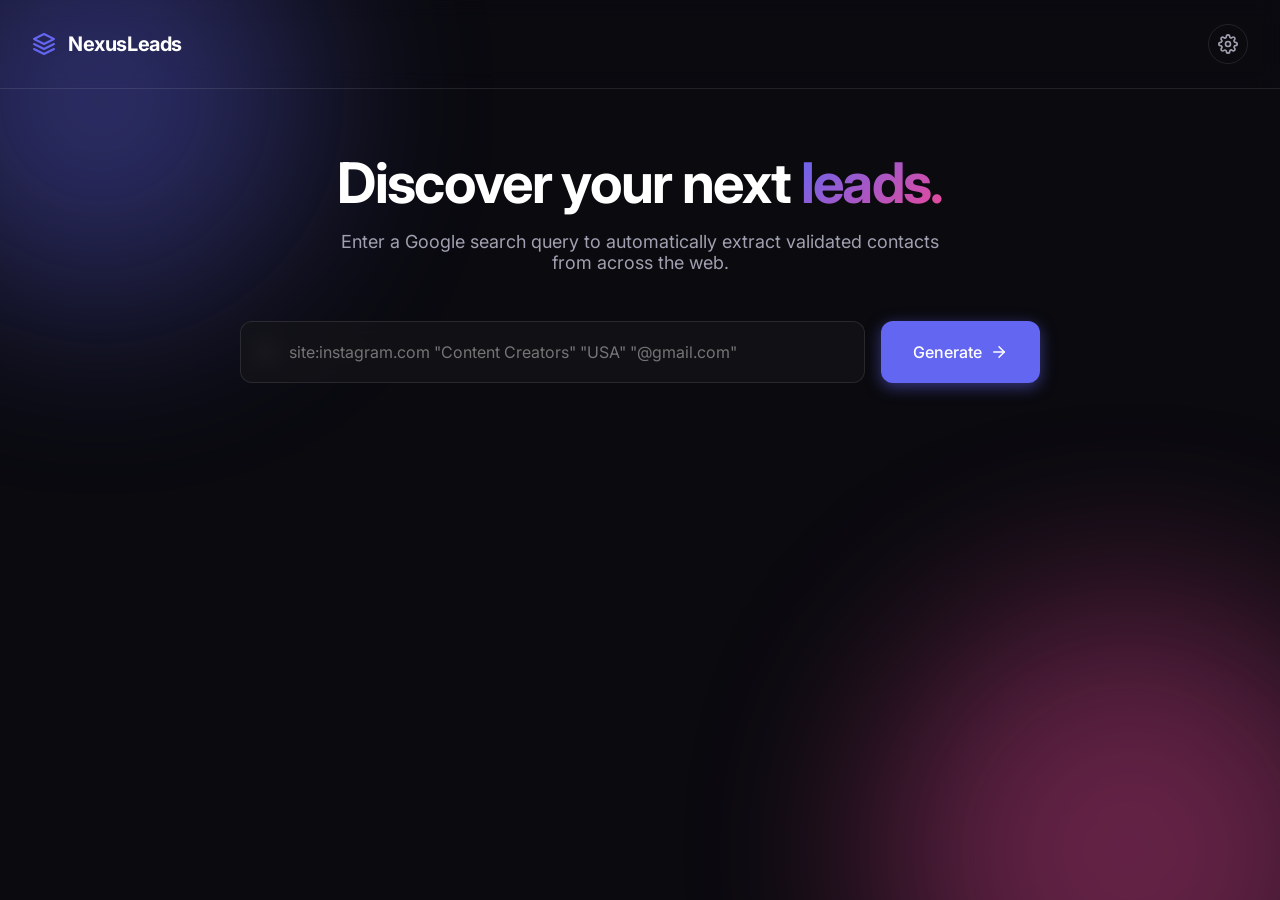
<file: lead_generator/static/index.html>
<!DOCTYPE html>
<html lang="en">
<head>
    <meta charset="UTF-8">
    <meta name="viewport" content="width=device-width, initial-scale=1.0">
    <title>Nexus - Intelligent Lead Generation</title>
    <link href="https://fonts.googleapis.com/css2?family=Inter:wght@300;400;500;600;700&display=swap" rel="stylesheet">
    <link rel="stylesheet" href="style.css">
</head>
<body>
    <div class="background-effects">
        <div class="glow-orb orb-1"></div>
        <div class="glow-orb orb-2"></div>
    </div>

    <header class="top-nav">
        <div class="logo">
            <svg width="24" height="24" viewBox="0 0 24 24" fill="none" stroke="currentColor" stroke-width="2" stroke-linecap="round" stroke-linejoin="round">
                <polygon points="12 2 2 7 12 12 22 7 12 2"></polygon>
                <polyline points="2 17 12 22 22 17"></polyline>
                <polyline points="2 12 12 17 22 12"></polyline>
            </svg>
            <span>NexusLeads</span>
        </div>
        <button id="settingsBtn" class="btn-icon">
            <svg width="20" height="20" viewBox="0 0 24 24" fill="none" stroke="currentColor" stroke-width="2" stroke-linecap="round" stroke-linejoin="round">
                <circle cx="12" cy="12" r="3"></circle>
                <path d="M19.4 15a1.65 1.65 0 0 0 .33 1.82l.06.06a2 2 0 0 1 0 2.83 2 2 0 0 1-2.83 0l-.06-.06a1.65 1.65 0 0 0-1.82-.33 1.65 1.65 0 0 0-1 1.51V21a2 2 0 0 1-2 2 2 2 0 0 1-2-2v-.09A1.65 1.65 0 0 0 9 19.4a1.65 1.65 0 0 0-1.82.33l-.06.06a2 2 0 0 1-2.83 0 2 2 0 0 1 0-2.83l.06-.06a1.65 1.65 0 0 0 .33-1.82 1.65 1.65 0 0 0-1.51-1H3a2 2 0 0 1-2-2 2 2 0 0 1 2-2h.09A1.65 1.65 0 0 0 4.6 9a1.65 1.65 0 0 0-.33-1.82l-.06-.06a2 2 0 0 1 0-2.83 2 2 0 0 1 2.83 0l.06.06a1.65 1.65 0 0 0 1.82.33H9a1.65 1.65 0 0 0 1-1.51V3a2 2 0 0 1 2-2 2 2 0 0 1 2 2v.09a1.65 1.65 0 0 0 1 1.51 1.65 1.65 0 0 0 1.82-.33l.06-.06a2 2 0 0 1 2.83 0 2 2 0 0 1 0 2.83l-.06.06a1.65 1.65 0 0 0-.33 1.82V9a1.65 1.65 0 0 0 1.51 1H21a2 2 0 0 1 2 2 2 2 0 0 1-2 2h-.09a1.65 1.65 0 0 0-1.51 1z"></path>
            </svg>
        </button>
    </header>

    <main class="container">
        <section class="search-section">
            <h1 class="hero-title">Discover your next <span class="highlight">leads.</span></h1>
            <p class="subtitle">Enter a Google search query to automatically extract validated contacts from across the web.</p>
            
            <form id="searchForm" class="search-box">
                <div class="input-wrapper">
                    <svg class="search-icon" width="20" height="20" viewBox="0 0 24 24" fill="none" stroke="currentColor" stroke-width="2" stroke-linecap="round" stroke-linejoin="round">
                        <circle cx="11" cy="11" r="8"></circle>
                        <line x1="21" y1="21" x2="16.65" y2="16.65"></line>
                    </svg>
                    <input type="text" id="searchInput" placeholder='site:instagram.com "Content Creators" "USA" "@gmail.com"' required>
                </div>
                <button type="submit" class="btn-primary" id="searchBtn">
                    <span>Generate</span>
                    <svg width="18" height="18" viewBox="0 0 24 24" fill="none" stroke="currentColor" stroke-width="2" stroke-linecap="round" stroke-linejoin="round">
                        <line x1="5" y1="12" x2="19" y2="12"></line>
                        <polyline points="12 5 19 12 12 19"></polyline>
                    </svg>
                </button>
            </form>
        </section>

        <section class="results-section hidden" id="resultsSection">
            <div class="results-header">
                <h2>Generated Leads</h2>
                <button id="exportBtn" class="btn-secondary hidden">
                    <svg width="16" height="16" viewBox="0 0 24 24" fill="none" stroke="currentColor" stroke-width="2" stroke-linecap="round" stroke-linejoin="round">
                        <path d="M21 15v4a2 2 0 0 1-2 2H5a2 2 0 0 1-2-2v-4"></path>
                        <polyline points="7 10 12 15 17 10"></polyline>
                        <line x1="12" y1="15" x2="12" y2="3"></line>
                    </svg>
                    Export CSV
                </button>
            </div>
            
            <div class="table-container">
                <div class="loader-overlay hidden" id="loader">
                    <div class="spinner"></div>
                    <p>Scraping and analyzing with AI...</p>
                </div>
                <table id="leadsTable">
                    <thead>
                        <tr>
                            <th>#</th>
                            <th>First Name</th>
                            <th>Last Name</th>
                            <th>Company</th>
                            <th>Website</th>
                            <th>Social Link</th>
                            <th>Email</th>
                        </tr>
                    </thead>
                    <tbody id="tableBody">
                        <!-- Rows will be injected here -->
                    </tbody>
                </table>
            </div>
        </section>
    </main>

    <!-- Settings Modal -->
    <div class="modal-overlay hidden" id="settingsModal">
        <div class="modal-content">
            <div class="modal-header">
                <h3>API Configuration</h3>
                <button id="closeModalBtn" class="btn-icon">
                    <svg width="20" height="20" viewBox="0 0 24 24" fill="none" stroke="currentColor" stroke-width="2" stroke-linecap="round" stroke-linejoin="round">
                        <line x1="18" y1="6" x2="6" y2="18"></line>
                        <line x1="6" y1="6" x2="18" y2="18"></line>
                    </svg>
                </button>
            </div>
            <div class="modal-body">
                <p class="modal-desc">Provide your API keys to enable live scraping. If left blank, the system will run in demo mode with mock data.</p>
                
                <div class="form-group">
                    <label for="serpApiKey">SerpApi Key (Google Search)</label>
                    <input type="password" id="serpApiKey" placeholder="Enter SerpApi key...">
                </div>
                
                <div class="form-group">
                    <label for="llmApiKey">Gemini API Key (Data Extraction)</label>
                    <input type="password" id="llmApiKey" placeholder="Enter Gemini API key...">
                </div>
                
                <button class="btn-primary full-width" id="saveKeysBtn">Save Configuration</button>
            </div>
        </div>
    </div>

    <script src="app.js"></script>
</body>
</html>
</file>
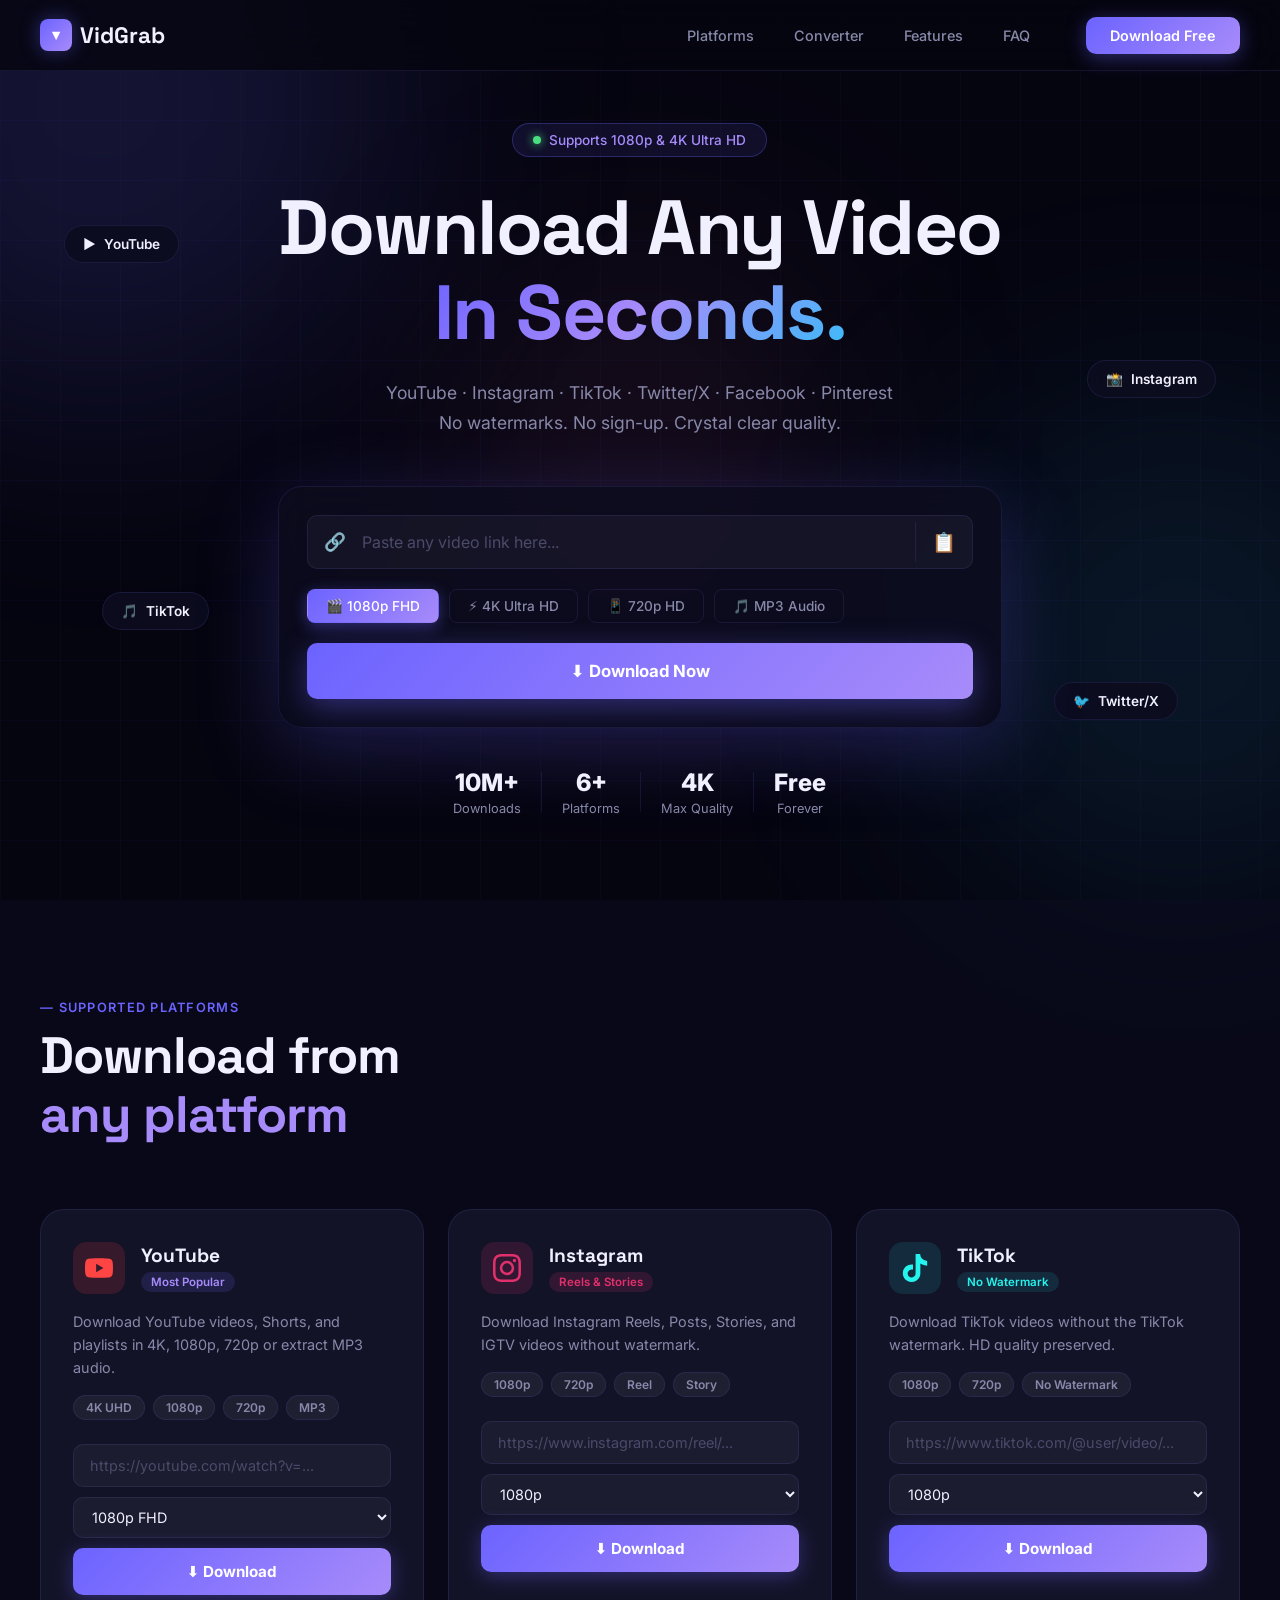
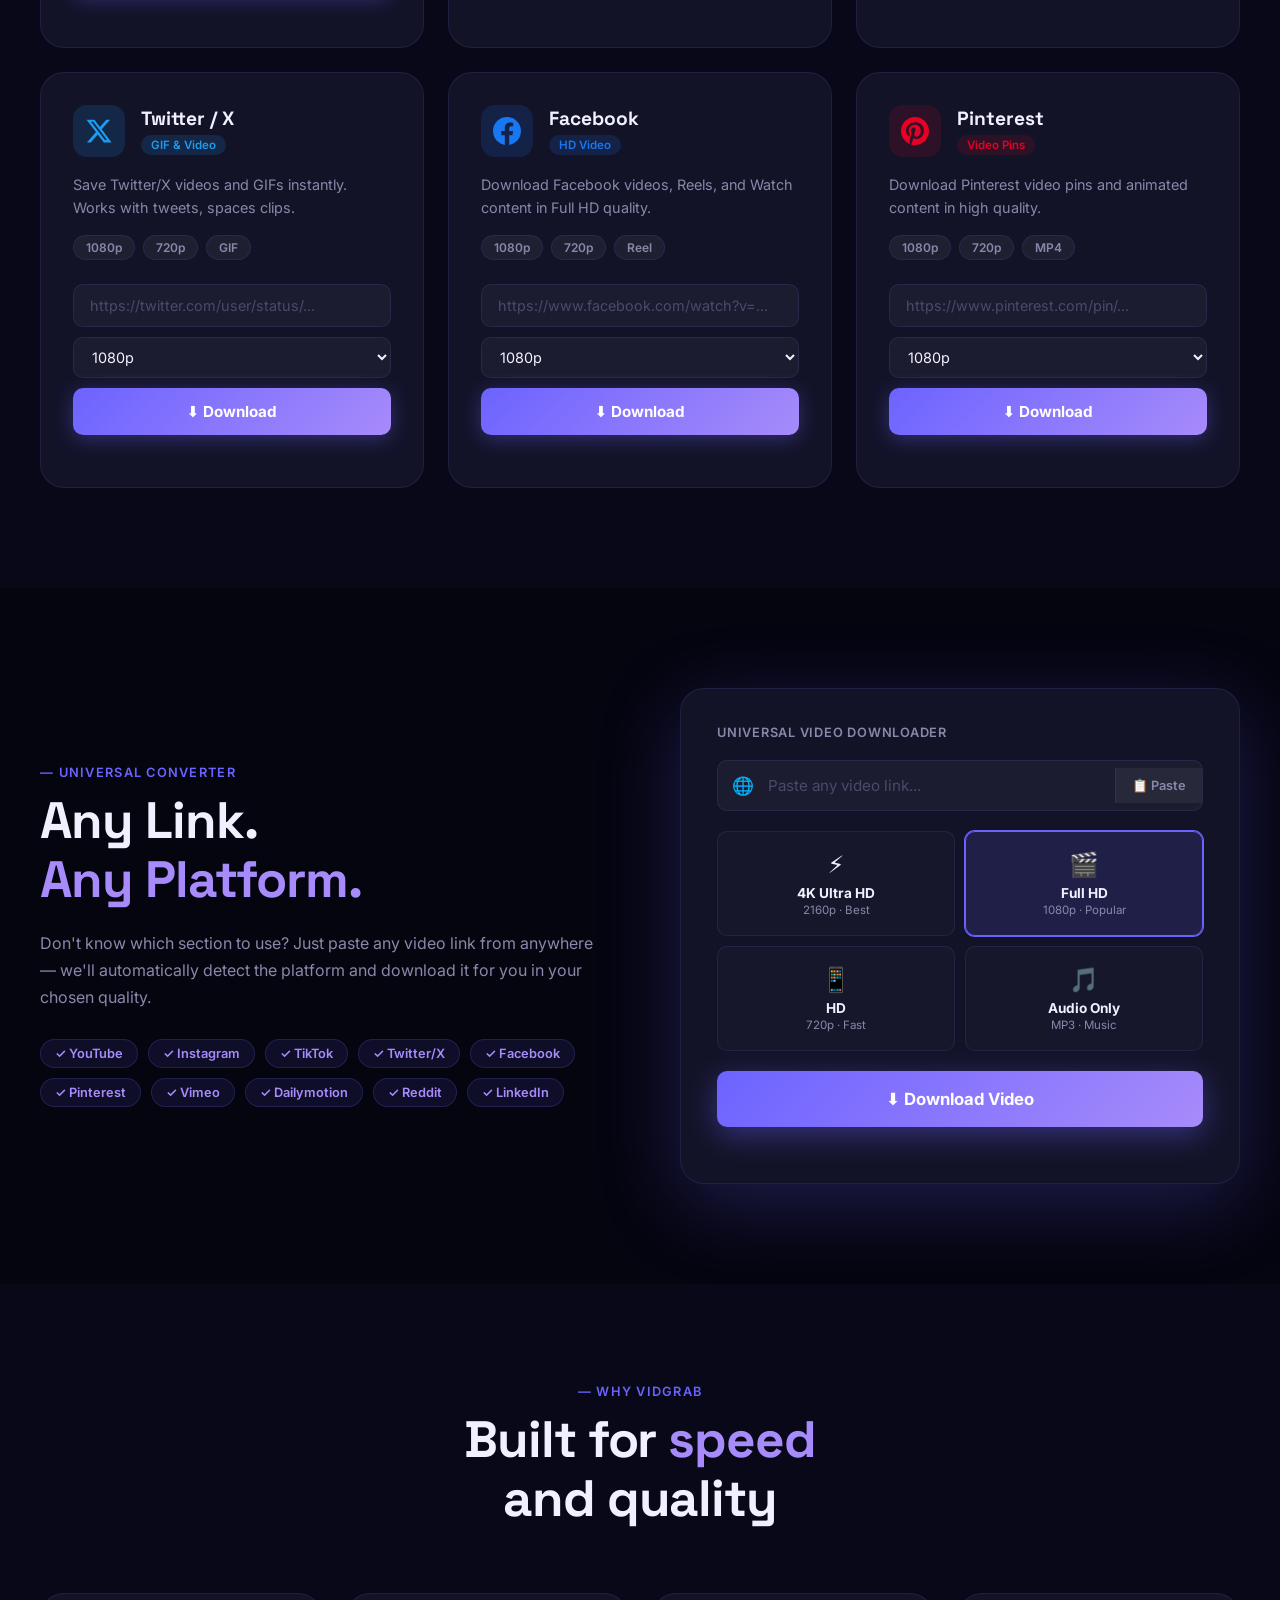
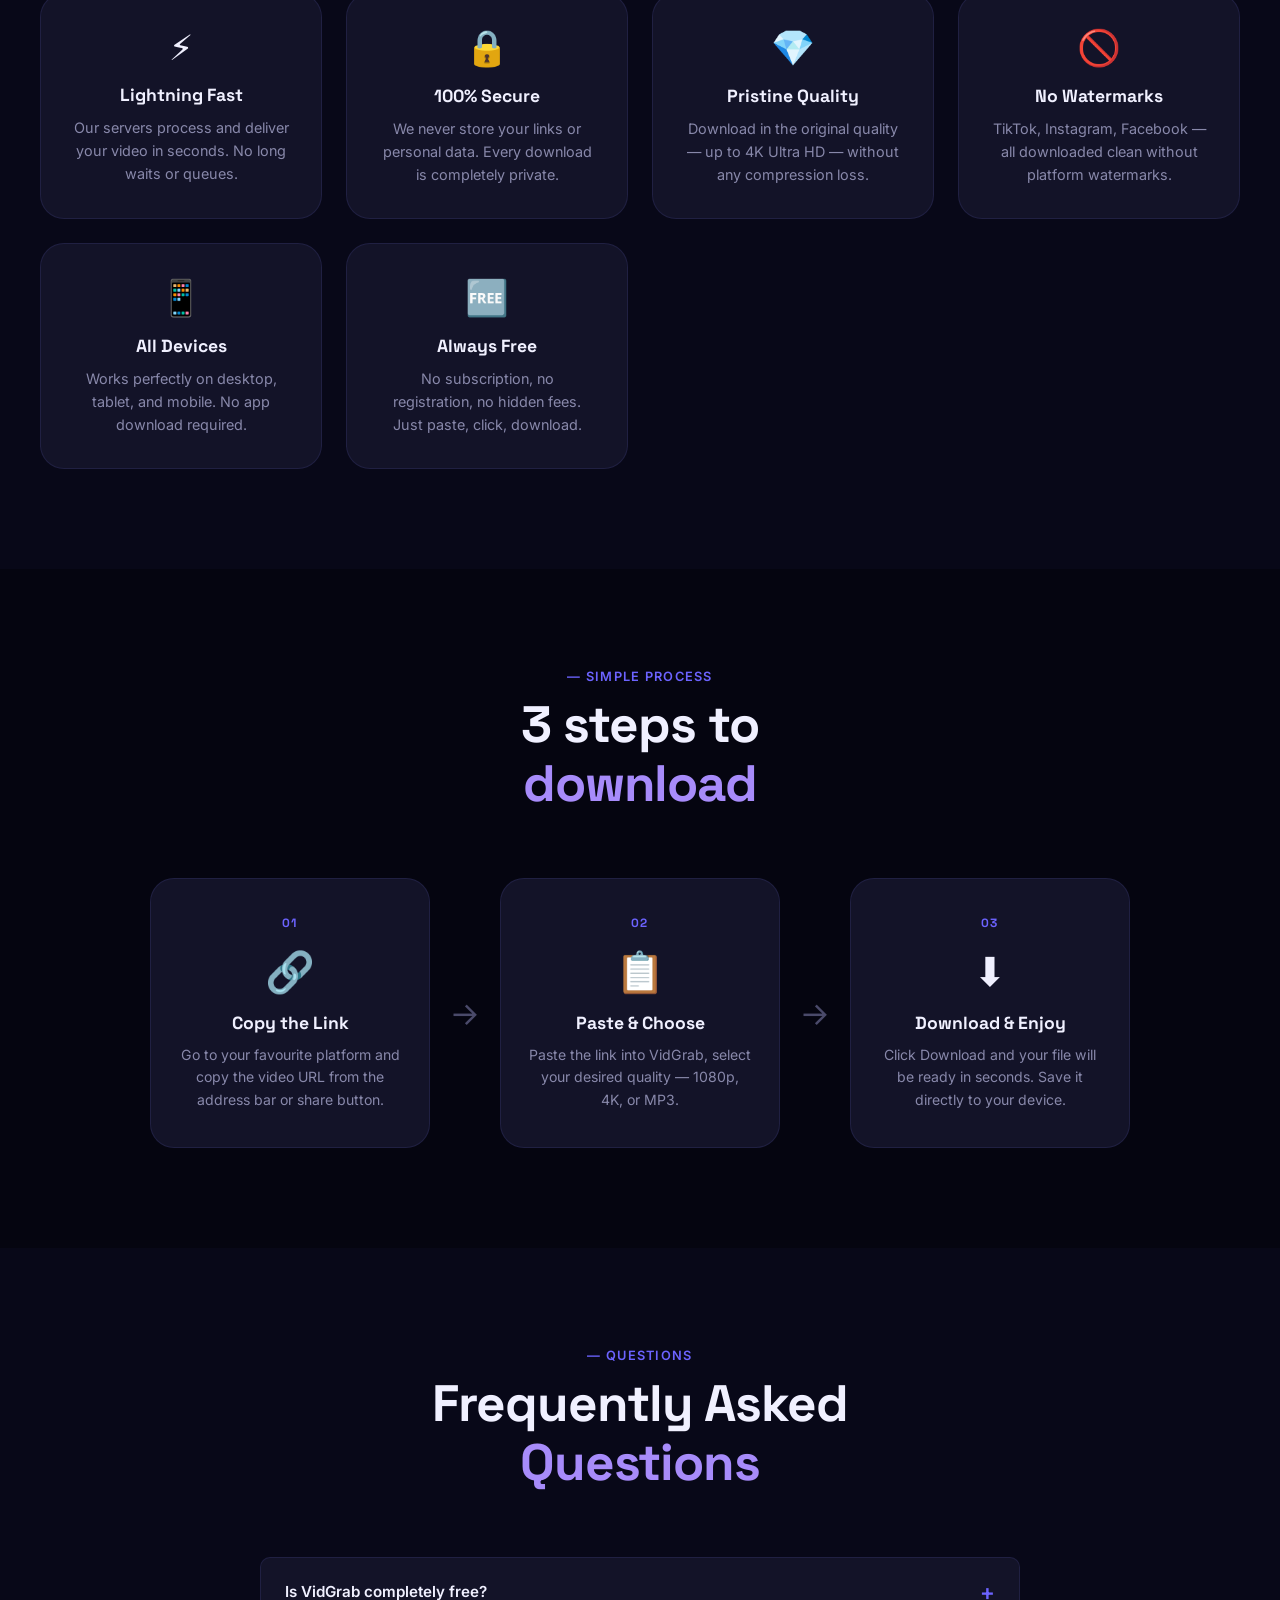
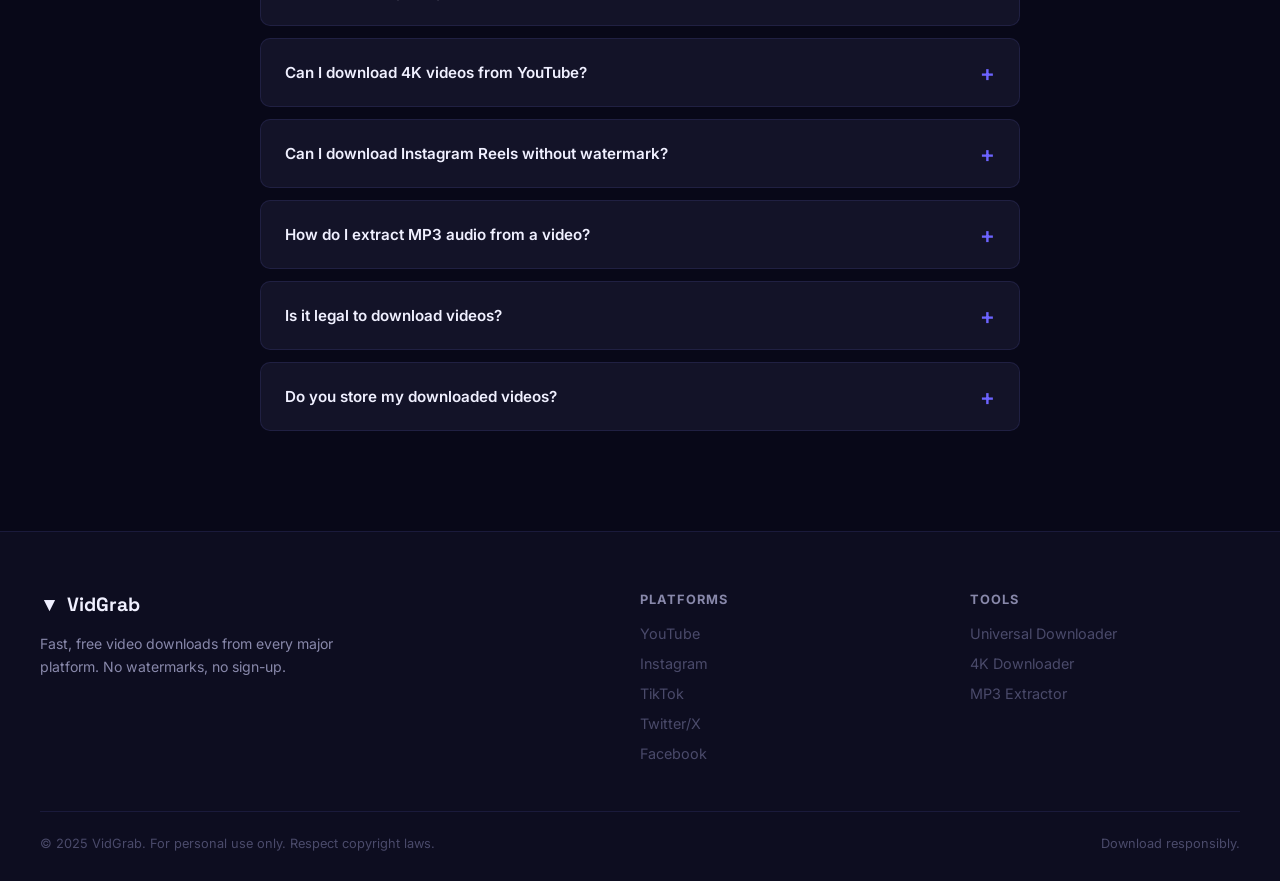
<file: downloader.html>
<!DOCTYPE html>
<html lang="en">
<head>
  <meta charset="UTF-8" />
  <meta name="viewport" content="width=device-width, initial-scale=1.0" />
  <meta name="description" content="VidGrab — Download videos from YouTube, Instagram, TikTok, Twitter, Facebook and more in 1080p and 4K quality. Fast, free, no watermark." />
  <meta name="theme-color" content="#050510" />
  <title>VidGrab — Download Videos in 4K & 1080p</title>

  <!-- Fonts -->
  <link rel="preconnect" href="https://fonts.googleapis.com" />
  <link rel="preconnect" href="https://fonts.gstatic.com" crossorigin />
  <link href="https://fonts.googleapis.com/css2?family=Inter:wght@300;400;500;600;700;800;900&family=Space+Grotesk:wght@400;500;600;700&display=swap" rel="stylesheet" />

  <link rel="stylesheet" href="downloader.css" />
</head>
<body>

  <!-- ===== BACKGROUND EFFECTS ===== -->
  <div class="bg-grid" aria-hidden="true"></div>
  <div class="bg-orb orb-a" aria-hidden="true"></div>
  <div class="bg-orb orb-b" aria-hidden="true"></div>
  <div class="bg-orb orb-c" aria-hidden="true"></div>

  <!-- ===== NAV ===== -->
  <nav class="nav" id="nav">
    <div class="nav-inner">
      <a href="#" class="nav-logo" id="logo-link">
        <span class="logo-icon">▼</span>
        VidGrab
      </a>
      <ul class="nav-links">
        <li><a href="#platforms">Platforms</a></li>
        <li><a href="#universal">Converter</a></li>
        <li><a href="#features">Features</a></li>
        <li><a href="#faq">FAQ</a></li>
      </ul>
      <a href="#universal" class="nav-cta" id="nav-cta-btn">Download Free</a>
    </div>
  </nav>

  <!-- ===== HERO ===== -->
  <section class="hero" id="hero">
    <div class="hero-content">
      <div class="hero-badge" id="hero-badge">
        <span class="badge-dot"></span>
        Supports 1080p &amp; 4K Ultra HD
      </div>
      <h1 class="hero-title">
        Download Any Video<br />
        <span class="gradient-text">In Seconds.</span>
      </h1>
      <p class="hero-sub">
        YouTube · Instagram · TikTok · Twitter/X · Facebook · Pinterest<br />
        No watermarks. No sign-up. Crystal clear quality.
      </p>

      <!-- Universal Input -->
      <div class="hero-input-wrap" id="hero-form">
        <div class="input-group">
          <div class="input-icon">🔗</div>
          <input
            type="url"
            id="heroUrl"
            class="url-input"
            placeholder="Paste any video link here..."
            autocomplete="off"
            spellcheck="false"
          />
          <button class="paste-btn" id="heroPasteBtn" title="Paste from clipboard">📋</button>
        </div>
        <div class="quality-row">
          <label class="quality-option">
            <input type="radio" name="heroQuality" value="1080p" id="q-1080" checked />
            <span class="quality-chip">🎬 1080p FHD</span>
          </label>
          <label class="quality-option">
            <input type="radio" name="heroQuality" value="4k" id="q-4k" />
            <span class="quality-chip">⚡ 4K Ultra HD</span>
          </label>
          <label class="quality-option">
            <input type="radio" name="heroQuality" value="720p" id="q-720" />
            <span class="quality-chip">📱 720p HD</span>
          </label>
          <label class="quality-option">
            <input type="radio" name="heroQuality" value="mp3" id="q-mp3" />
            <span class="quality-chip">🎵 MP3 Audio</span>
          </label>
        </div>
        <button class="download-btn" id="heroDownloadBtn">
          <span class="btn-text">⬇ Download Now</span>
          <span class="btn-loader" style="display:none;">
            <span class="spinner"></span> Processing...
          </span>
        </button>
      </div>

      <!-- Result area -->
      <div class="result-area" id="heroResult" style="display:none;"></div>

      <!-- Stats -->
      <div class="hero-stats">
        <div class="stat-item">
          <strong>10M+</strong>
          <span>Downloads</span>
        </div>
        <div class="stat-divider"></div>
        <div class="stat-item">
          <strong>6+</strong>
          <span>Platforms</span>
        </div>
        <div class="stat-divider"></div>
        <div class="stat-item">
          <strong>4K</strong>
          <span>Max Quality</span>
        </div>
        <div class="stat-divider"></div>
        <div class="stat-item">
          <strong>Free</strong>
          <span>Forever</span>
        </div>
      </div>
    </div>

    <!-- Floating badges -->
    <div class="float-badge fb-1" aria-hidden="true">
      <span>▶</span> YouTube
    </div>
    <div class="float-badge fb-2" aria-hidden="true">
      <span>📸</span> Instagram
    </div>
    <div class="float-badge fb-3" aria-hidden="true">
      <span>🎵</span> TikTok
    </div>
    <div class="float-badge fb-4" aria-hidden="true">
      <span>🐦</span> Twitter/X
    </div>
  </section>

  <!-- ===== PLATFORM SECTIONS ===== -->
  <section class="platforms section-pad" id="platforms">
    <div class="container">
      <div class="section-header">
        <span class="section-label">— Supported Platforms</span>
        <h2 class="section-title">Download from<br /><em>any platform</em></h2>
      </div>

      <div class="platform-cards">

        <!-- YouTube -->
        <div class="platform-card" id="card-youtube">
          <div class="pc-header">
            <div class="pc-logo yt-logo">
              <svg viewBox="0 0 24 24" fill="currentColor"><path d="M23.498 6.186a3.016 3.016 0 0 0-2.122-2.136C19.505 3.545 12 3.545 12 3.545s-7.505 0-9.377.505A3.017 3.017 0 0 0 .502 6.186C0 8.07 0 12 0 12s0 3.93.502 5.814a3.016 3.016 0 0 0 2.122 2.136c1.871.505 9.376.505 9.376.505s7.505 0 9.377-.505a3.015 3.015 0 0 0 2.122-2.136C24 15.93 24 12 24 12s0-3.93-.502-5.814zM9.545 15.568V8.432L15.818 12l-6.273 3.568z"/></svg>
            </div>
            <div class="pc-info">
              <h3>YouTube</h3>
              <span class="pc-badge">Most Popular</span>
            </div>
          </div>
          <p class="pc-desc">Download YouTube videos, Shorts, and playlists in 4K, 1080p, 720p or extract MP3 audio.</p>
          <div class="pc-qualities">
            <span>4K UHD</span><span>1080p</span><span>720p</span><span>MP3</span>
          </div>
          <div class="pc-input-wrap">
            <input type="url" class="pc-input" id="yt-url" placeholder="https://youtube.com/watch?v=..." />
            <div class="pc-quality-select">
              <select class="quality-select" id="yt-quality">
                <option value="4k">4K UHD</option>
                <option value="1080p" selected>1080p FHD</option>
                <option value="720p">720p HD</option>
                <option value="mp3">MP3 Audio</option>
              </select>
            </div>
            <button class="pc-download-btn" id="yt-btn" data-platform="youtube" data-input="yt-url" data-quality="yt-quality">
              ⬇ Download
            </button>
          </div>
          <div class="pc-result" id="yt-result"></div>
        </div>

        <!-- Instagram -->
        <div class="platform-card" id="card-instagram">
          <div class="pc-header">
            <div class="pc-logo ig-logo">
              <svg viewBox="0 0 24 24" fill="currentColor"><path d="M12 2.163c3.204 0 3.584.012 4.85.07 3.252.148 4.771 1.691 4.919 4.919.058 1.265.069 1.645.069 4.849 0 3.205-.012 3.584-.069 4.849-.149 3.225-1.664 4.771-4.919 4.919-1.266.058-1.644.07-4.85.07-3.204 0-3.584-.012-4.849-.07-3.26-.149-4.771-1.699-4.919-4.92-.058-1.265-.07-1.644-.07-4.849 0-3.204.013-3.583.07-4.849.149-3.227 1.664-4.771 4.919-4.919 1.266-.057 1.645-.069 4.849-.069zM12 0C8.741 0 8.333.014 7.053.072 2.695.272.273 2.69.073 7.052.014 8.333 0 8.741 0 12c0 3.259.014 3.668.072 4.948.2 4.358 2.618 6.78 6.98 6.98C8.333 23.986 8.741 24 12 24c3.259 0 3.668-.014 4.948-.072 4.354-.2 6.782-2.618 6.979-6.98.059-1.28.073-1.689.073-4.948 0-3.259-.014-3.667-.072-4.947-.196-4.354-2.617-6.78-6.979-6.98C15.668.014 15.259 0 12 0zm0 5.838a6.162 6.162 0 1 0 0 12.324 6.162 6.162 0 0 0 0-12.324zM12 16a4 4 0 1 1 0-8 4 4 0 0 1 0 8zm6.406-11.845a1.44 1.44 0 1 0 0 2.881 1.44 1.44 0 0 0 0-2.881z"/></svg>
            </div>
            <div class="pc-info">
              <h3>Instagram</h3>
              <span class="pc-badge ig-badge">Reels & Stories</span>
            </div>
          </div>
          <p class="pc-desc">Download Instagram Reels, Posts, Stories, and IGTV videos without watermark.</p>
          <div class="pc-qualities">
            <span>1080p</span><span>720p</span><span>Reel</span><span>Story</span>
          </div>
          <div class="pc-input-wrap">
            <input type="url" class="pc-input" id="ig-url" placeholder="https://www.instagram.com/reel/..." />
            <div class="pc-quality-select">
              <select class="quality-select" id="ig-quality">
                <option value="1080p" selected>1080p</option>
                <option value="720p">720p</option>
              </select>
            </div>
            <button class="pc-download-btn" id="ig-btn" data-platform="instagram" data-input="ig-url" data-quality="ig-quality">
              ⬇ Download
            </button>
          </div>
          <div class="pc-result" id="ig-result"></div>
        </div>

        <!-- TikTok -->
        <div class="platform-card" id="card-tiktok">
          <div class="pc-header">
            <div class="pc-logo tt-logo">
              <svg viewBox="0 0 24 24" fill="currentColor"><path d="M12.525.02c1.31-.02 2.61-.01 3.91-.02.08 1.53.63 3.09 1.75 4.17 1.12 1.11 2.7 1.62 4.24 1.79v4.03c-1.44-.05-2.89-.35-4.2-.97-.57-.26-1.1-.59-1.62-.93-.01 2.92.01 5.84-.02 8.75-.08 1.4-.54 2.79-1.35 3.94-1.31 1.92-3.58 3.17-5.91 3.21-1.43.08-2.86-.31-4.08-1.03-2.02-1.19-3.44-3.37-3.65-5.71-.02-.5-.03-1-.01-1.49.18-1.9 1.12-3.72 2.58-4.96 1.66-1.44 3.98-2.13 6.15-1.72.02 1.48-.04 2.96-.04 4.44-.99-.32-2.15-.23-3.02.37-.63.41-1.11 1.04-1.36 1.75-.21.51-.15 1.07-.14 1.61.24 1.64 1.82 3.02 3.5 2.87 1.12-.01 2.19-.66 2.77-1.61.19-.33.4-.67.41-1.06.1-1.79.06-3.57.07-5.36.01-4.03-.01-8.05.02-12.07z"/></svg>
            </div>
            <div class="pc-info">
              <h3>TikTok</h3>
              <span class="pc-badge tt-badge">No Watermark</span>
            </div>
          </div>
          <p class="pc-desc">Download TikTok videos without the TikTok watermark. HD quality preserved.</p>
          <div class="pc-qualities">
            <span>1080p</span><span>720p</span><span>No Watermark</span>
          </div>
          <div class="pc-input-wrap">
            <input type="url" class="pc-input" id="tt-url" placeholder="https://www.tiktok.com/@user/video/..." />
            <div class="pc-quality-select">
              <select class="quality-select" id="tt-quality">
                <option value="1080p" selected>1080p</option>
                <option value="720p">720p</option>
              </select>
            </div>
            <button class="pc-download-btn" id="tt-btn" data-platform="tiktok" data-input="tt-url" data-quality="tt-quality">
              ⬇ Download
            </button>
          </div>
          <div class="pc-result" id="tt-result"></div>
        </div>

        <!-- Twitter/X -->
        <div class="platform-card" id="card-twitter">
          <div class="pc-header">
            <div class="pc-logo tw-logo">
              <svg viewBox="0 0 24 24" fill="currentColor"><path d="M18.244 2.25h3.308l-7.227 8.26 8.502 11.24H16.17l-5.214-6.817L4.99 21.75H1.68l7.73-8.835L1.254 2.25H8.08l4.713 6.231zm-1.161 17.52h1.833L7.084 4.126H5.117z"/></svg>
            </div>
            <div class="pc-info">
              <h3>Twitter / X</h3>
              <span class="pc-badge tw-badge">GIF & Video</span>
            </div>
          </div>
          <p class="pc-desc">Save Twitter/X videos and GIFs instantly. Works with tweets, spaces clips.</p>
          <div class="pc-qualities">
            <span>1080p</span><span>720p</span><span>GIF</span>
          </div>
          <div class="pc-input-wrap">
            <input type="url" class="pc-input" id="tw-url" placeholder="https://twitter.com/user/status/..." />
            <div class="pc-quality-select">
              <select class="quality-select" id="tw-quality">
                <option value="1080p" selected>1080p</option>
                <option value="720p">720p</option>
              </select>
            </div>
            <button class="pc-download-btn" id="tw-btn" data-platform="twitter" data-input="tw-url" data-quality="tw-quality">
              ⬇ Download
            </button>
          </div>
          <div class="pc-result" id="tw-result"></div>
        </div>

        <!-- Facebook -->
        <div class="platform-card" id="card-facebook">
          <div class="pc-header">
            <div class="pc-logo fb-logo">
              <svg viewBox="0 0 24 24" fill="currentColor"><path d="M24 12.073c0-6.627-5.373-12-12-12s-12 5.373-12 12c0 5.99 4.388 10.954 10.125 11.854v-8.385H7.078v-3.47h3.047V9.43c0-3.007 1.792-4.669 4.533-4.669 1.312 0 2.686.235 2.686.235v2.953H15.83c-1.491 0-1.956.925-1.956 1.874v2.25h3.328l-.532 3.47h-2.796v8.385C19.612 23.027 24 18.062 24 12.073z"/></svg>
            </div>
            <div class="pc-info">
              <h3>Facebook</h3>
              <span class="pc-badge fb-badge2">HD Video</span>
            </div>
          </div>
          <p class="pc-desc">Download Facebook videos, Reels, and Watch content in Full HD quality.</p>
          <div class="pc-qualities">
            <span>1080p</span><span>720p</span><span>Reel</span>
          </div>
          <div class="pc-input-wrap">
            <input type="url" class="pc-input" id="fb-url" placeholder="https://www.facebook.com/watch?v=..." />
            <div class="pc-quality-select">
              <select class="quality-select" id="fb-quality">
                <option value="1080p" selected>1080p</option>
                <option value="720p">720p</option>
              </select>
            </div>
            <button class="pc-download-btn" id="fb-btn" data-platform="facebook" data-input="fb-url" data-quality="fb-quality">
              ⬇ Download
            </button>
          </div>
          <div class="pc-result" id="fb-result"></div>
        </div>

        <!-- Pinterest -->
        <div class="platform-card" id="card-pinterest">
          <div class="pc-header">
            <div class="pc-logo pin-logo">
              <svg viewBox="0 0 24 24" fill="currentColor"><path d="M12 0C5.373 0 0 5.373 0 12c0 5.084 3.163 9.426 7.627 11.174-.105-.949-.2-2.405.042-3.441.218-.937 1.407-5.965 1.407-5.965s-.359-.719-.359-1.782c0-1.668.967-2.914 2.171-2.914 1.023 0 1.518.769 1.518 1.69 0 1.029-.655 2.568-.994 3.995-.283 1.194.599 2.169 1.777 2.169 2.133 0 3.772-2.249 3.772-5.495 0-2.873-2.064-4.882-5.012-4.882-3.414 0-5.418 2.561-5.418 5.207 0 1.031.397 2.138.893 2.738a.36.36 0 0 1 .083.345l-.333 1.36c-.053.22-.174.267-.402.161-1.499-.698-2.436-2.889-2.436-4.649 0-3.785 2.75-7.262 7.929-7.262 4.163 0 7.398 2.967 7.398 6.931 0 4.136-2.607 7.464-6.227 7.464-1.216 0-2.359-.632-2.75-1.378l-.748 2.853c-.271 1.043-1.002 2.35-1.492 3.146C9.57 23.812 10.763 24 12 24c6.627 0 12-5.373 12-12S18.627 0 12 0z"/></svg>
            </div>
            <div class="pc-info">
              <h3>Pinterest</h3>
              <span class="pc-badge pin-badge">Video Pins</span>
            </div>
          </div>
          <p class="pc-desc">Download Pinterest video pins and animated content in high quality.</p>
          <div class="pc-qualities">
            <span>1080p</span><span>720p</span><span>MP4</span>
          </div>
          <div class="pc-input-wrap">
            <input type="url" class="pc-input" id="pin-url" placeholder="https://www.pinterest.com/pin/..." />
            <div class="pc-quality-select">
              <select class="quality-select" id="pin-quality">
                <option value="1080p" selected>1080p</option>
                <option value="720p">720p</option>
              </select>
            </div>
            <button class="pc-download-btn" id="pin-btn" data-platform="pinterest" data-input="pin-url" data-quality="pin-quality">
              ⬇ Download
            </button>
          </div>
          <div class="pc-result" id="pin-result"></div>
        </div>

      </div><!-- /platform-cards -->
    </div>
  </section>

  <!-- ===== UNIVERSAL CONVERTER ===== -->
  <section class="universal section-pad" id="universal">
    <div class="container">
      <div class="universal-inner">
        <div class="universal-text">
          <span class="section-label">— Universal Converter</span>
          <h2 class="section-title">Any Link.<br /><em>Any Platform.</em></h2>
          <p class="univ-desc">
            Don't know which section to use? Just paste any video link from
            anywhere — we'll automatically detect the platform and download it
            for you in your chosen quality.
          </p>
          <div class="supported-list">
            <span>✓ YouTube</span>
            <span>✓ Instagram</span>
            <span>✓ TikTok</span>
            <span>✓ Twitter/X</span>
            <span>✓ Facebook</span>
            <span>✓ Pinterest</span>
            <span>✓ Vimeo</span>
            <span>✓ Dailymotion</span>
            <span>✓ Reddit</span>
            <span>✓ LinkedIn</span>
          </div>
        </div>
        <div class="universal-form" id="universal-form">
          <div class="univ-label">Universal Video Downloader</div>
          <div class="univ-input-wrap">
            <span class="univ-input-icon">🌐</span>
            <input type="url" id="univUrl" class="univ-input" placeholder="Paste any video link..." autocomplete="off" />
            <button class="univ-paste-btn" id="univPasteBtn">📋 Paste</button>
          </div>
          <div class="univ-quality-grid">
            <label class="univ-quality-card" id="uq-4k">
              <input type="radio" name="univQuality" value="4k" />
              <div class="uqc-inner">
                <span class="uqc-icon">⚡</span>
                <span class="uqc-label">4K Ultra HD</span>
                <span class="uqc-sub">2160p · Best</span>
              </div>
            </label>
            <label class="univ-quality-card selected" id="uq-1080">
              <input type="radio" name="univQuality" value="1080p" checked />
              <div class="uqc-inner">
                <span class="uqc-icon">🎬</span>
                <span class="uqc-label">Full HD</span>
                <span class="uqc-sub">1080p · Popular</span>
              </div>
            </label>
            <label class="univ-quality-card" id="uq-720">
              <input type="radio" name="univQuality" value="720p" />
              <div class="uqc-inner">
                <span class="uqc-icon">📱</span>
                <span class="uqc-label">HD</span>
                <span class="uqc-sub">720p · Fast</span>
              </div>
            </label>
            <label class="univ-quality-card" id="uq-mp3">
              <input type="radio" name="univQuality" value="mp3" />
              <div class="uqc-inner">
                <span class="uqc-icon">🎵</span>
                <span class="uqc-label">Audio Only</span>
                <span class="uqc-sub">MP3 · Music</span>
              </div>
            </label>
          </div>
          <button class="univ-download-btn" id="univDownloadBtn">
            <span class="btn-text">⬇ Download Video</span>
            <span class="btn-loader" style="display:none;"><span class="spinner"></span> Fetching...</span>
          </button>
          <div class="univ-result" id="univResult"></div>
        </div>
      </div>
    </div>
  </section>

  <!-- ===== FEATURES ===== -->
  <section class="features section-pad" id="features">
    <div class="container">
      <div class="section-header centered">
        <span class="section-label">— Why VidGrab</span>
        <h2 class="section-title">Built for <em>speed</em><br />and quality</h2>
      </div>
      <div class="features-grid">
        <div class="feat-card" id="feat-1">
          <div class="feat-icon">⚡</div>
          <h3>Lightning Fast</h3>
          <p>Our servers process and deliver your video in seconds. No long waits or queues.</p>
        </div>
        <div class="feat-card" id="feat-2">
          <div class="feat-icon">🔒</div>
          <h3>100% Secure</h3>
          <p>We never store your links or personal data. Every download is completely private.</p>
        </div>
        <div class="feat-card" id="feat-3">
          <div class="feat-icon">💎</div>
          <h3>Pristine Quality</h3>
          <p>Download in the original quality — up to 4K Ultra HD — without any compression loss.</p>
        </div>
        <div class="feat-card" id="feat-4">
          <div class="feat-icon">🚫</div>
          <h3>No Watermarks</h3>
          <p>TikTok, Instagram, Facebook — all downloaded clean without platform watermarks.</p>
        </div>
        <div class="feat-card" id="feat-5">
          <div class="feat-icon">📱</div>
          <h3>All Devices</h3>
          <p>Works perfectly on desktop, tablet, and mobile. No app download required.</p>
        </div>
        <div class="feat-card" id="feat-6">
          <div class="feat-icon">🆓</div>
          <h3>Always Free</h3>
          <p>No subscription, no registration, no hidden fees. Just paste, click, download.</p>
        </div>
      </div>
    </div>
  </section>

  <!-- ===== HOW IT WORKS ===== -->
  <section class="how-it-works section-pad" id="how-it-works">
    <div class="container">
      <div class="section-header centered">
        <span class="section-label">— Simple Process</span>
        <h2 class="section-title">3 steps to<br /><em>download</em></h2>
      </div>
      <div class="steps-row">
        <div class="step-card" id="step-c1">
          <div class="step-num">01</div>
          <div class="step-icon-big">🔗</div>
          <h3>Copy the Link</h3>
          <p>Go to your favourite platform and copy the video URL from the address bar or share button.</p>
        </div>
        <div class="step-arrow" aria-hidden="true">→</div>
        <div class="step-card" id="step-c2">
          <div class="step-num">02</div>
          <div class="step-icon-big">📋</div>
          <h3>Paste &amp; Choose</h3>
          <p>Paste the link into VidGrab, select your desired quality — 1080p, 4K, or MP3.</p>
        </div>
        <div class="step-arrow" aria-hidden="true">→</div>
        <div class="step-card" id="step-c3">
          <div class="step-num">03</div>
          <div class="step-icon-big">⬇</div>
          <h3>Download &amp; Enjoy</h3>
          <p>Click Download and your file will be ready in seconds. Save it directly to your device.</p>
        </div>
      </div>
    </div>
  </section>

  <!-- ===== FAQ ===== -->
  <section class="faq section-pad" id="faq">
    <div class="container">
      <div class="section-header centered">
        <span class="section-label">— Questions</span>
        <h2 class="section-title">Frequently Asked<br /><em>Questions</em></h2>
      </div>
      <div class="faq-list">
        <div class="faq-item" id="faq-1">
          <button class="faq-q" aria-expanded="false">
            Is VidGrab completely free?
            <span class="faq-icon">+</span>
          </button>
          <div class="faq-a">
            <p>Yes! VidGrab is 100% free to use. No registration, no subscription, and no hidden fees. Simply paste a link and download.</p>
          </div>
        </div>
        <div class="faq-item" id="faq-2">
          <button class="faq-q" aria-expanded="false">
            Can I download 4K videos from YouTube?
            <span class="faq-icon">+</span>
          </button>
          <div class="faq-a">
            <p>Yes! VidGrab supports up to 4K Ultra HD (2160p) for YouTube. Simply select "4K Ultra HD" in the quality options before downloading.</p>
          </div>
        </div>
        <div class="faq-item" id="faq-3">
          <button class="faq-q" aria-expanded="false">
            Can I download Instagram Reels without watermark?
            <span class="faq-icon">+</span>
          </button>
          <div class="faq-a">
            <p>Absolutely! Instagram videos and Reels downloaded through VidGrab are completely watermark-free in their original quality.</p>
          </div>
        </div>
        <div class="faq-item" id="faq-4">
          <button class="faq-q" aria-expanded="false">
            How do I extract MP3 audio from a video?
            <span class="faq-icon">+</span>
          </button>
          <div class="faq-a">
            <p>Simply select the "MP3 Audio" quality option before clicking download. This works for YouTube, Instagram, TikTok, and more.</p>
          </div>
        </div>
        <div class="faq-item" id="faq-5">
          <button class="faq-q" aria-expanded="false">
            Is it legal to download videos?
            <span class="faq-icon">+</span>
          </button>
          <div class="faq-a">
            <p>VidGrab is designed for downloading videos for personal use only (offline viewing, backups of your own content). Always respect copyright laws and platform terms of service. Do not redistribute downloaded content commercially.</p>
          </div>
        </div>
        <div class="faq-item" id="faq-6">
          <button class="faq-q" aria-expanded="false">
            Do you store my downloaded videos?
            <span class="faq-icon">+</span>
          </button>
          <div class="faq-a">
            <p>No. VidGrab does not store any of your videos, URLs, or personal information. Everything is processed privately and temporarily.</p>
          </div>
        </div>
      </div>
    </div>
  </section>

  <!-- ===== FOOTER ===== -->
  <footer class="footer">
    <div class="container">
      <div class="footer-inner">
        <div class="footer-brand">
          <a href="#" class="footer-logo">
            <span class="logo-icon">▼</span> VidGrab
          </a>
          <p>Fast, free video downloads from every major platform. No watermarks, no sign-up.</p>
        </div>
        <div class="footer-links-col">
          <h4>Platforms</h4>
          <ul>
            <li><a href="#card-youtube">YouTube</a></li>
            <li><a href="#card-instagram">Instagram</a></li>
            <li><a href="#card-tiktok">TikTok</a></li>
            <li><a href="#card-twitter">Twitter/X</a></li>
            <li><a href="#card-facebook">Facebook</a></li>
          </ul>
        </div>
        <div class="footer-links-col">
          <h4>Tools</h4>
          <ul>
            <li><a href="#universal">Universal Downloader</a></li>
            <li><a href="#hero">4K Downloader</a></li>
            <li><a href="#hero">MP3 Extractor</a></li>
          </ul>
        </div>
      </div>
      <div class="footer-bottom">
        <p>&copy; 2025 VidGrab. For personal use only. Respect copyright laws.</p>
        <p>Download responsibly.</p>
      </div>
    </div>
  </footer>

  <!-- ===== TOAST NOTIFICATION ===== -->
  <div class="toast" id="toast" aria-live="polite"></div>

  <script src="downloader.js"></script>
</body>
</html>
</file>
<file: lead_generator/static/style.css>
:root {
    --bg-primary: #0a0a0f;
    --bg-secondary: rgba(20, 20, 25, 0.7);
    --text-primary: #ffffff;
    --text-secondary: #a0a0b0;
    --accent: #6366f1;
    --accent-hover: #4f46e5;
    --accent-glow: rgba(99, 102, 241, 0.5);
    --border: rgba(255, 255, 255, 0.1);
    --error: #ef4444;
    --success: #10b981;
}

* {
    margin: 0;
    padding: 0;
    box-sizing: border-box;
    font-family: 'Inter', sans-serif;
}

body {
    background-color: var(--bg-primary);
    color: var(--text-primary);
    min-height: 100vh;
    overflow-x: hidden;
    position: relative;
}

/* Background Effects */
.background-effects {
    position: fixed;
    top: 0;
    left: 0;
    width: 100vw;
    height: 100vh;
    z-index: -1;
    overflow: hidden;
    pointer-events: none;
}

.glow-orb {
    position: absolute;
    border-radius: 50%;
    filter: blur(100px);
    opacity: 0.4;
    animation: float 20s infinite ease-in-out alternate;
}

.orb-1 {
    width: 400px;
    height: 400px;
    background: #6366f1;
    top: -100px;
    left: -100px;
}

.orb-2 {
    width: 500px;
    height: 500px;
    background: #ec4899;
    bottom: -200px;
    right: -100px;
    animation-delay: -10s;
}

@keyframes float {
    0% { transform: translate(0, 0) scale(1); }
    100% { transform: translate(50px, 50px) scale(1.1); }
}

/* Header */
.top-nav {
    display: flex;
    justify-content: space-between;
    align-items: center;
    padding: 1.5rem 2rem;
    backdrop-filter: blur(10px);
    -webkit-backdrop-filter: blur(10px);
    border-bottom: 1px solid var(--border);
    position: sticky;
    top: 0;
    z-index: 100;
}

.logo {
    display: flex;
    align-items: center;
    gap: 0.75rem;
    font-weight: 700;
    font-size: 1.25rem;
    letter-spacing: -0.02em;
}

.logo svg {
    color: var(--accent);
}

.btn-icon {
    background: transparent;
    border: 1px solid var(--border);
    color: var(--text-secondary);
    width: 40px;
    height: 40px;
    border-radius: 50%;
    display: flex;
    align-items: center;
    justify-content: center;
    cursor: pointer;
    transition: all 0.2s;
}

.btn-icon:hover {
    background: var(--bg-secondary);
    color: var(--text-primary);
    border-color: rgba(255,255,255,0.2);
}

/* Main Container */
.container {
    max-width: 1200px;
    margin: 0 auto;
    padding: 4rem 2rem;
}

/* Search Section */
.search-section {
    text-align: center;
    margin-bottom: 4rem;
}

.hero-title {
    font-size: 3.5rem;
    font-weight: 700;
    line-height: 1.1;
    letter-spacing: -0.03em;
    margin-bottom: 1rem;
}

.highlight {
    background: linear-gradient(135deg, #6366f1, #ec4899);
    -webkit-background-clip: text;
    -webkit-text-fill-color: transparent;
}

.subtitle {
    font-size: 1.125rem;
    color: var(--text-secondary);
    max-width: 600px;
    margin: 0 auto 3rem auto;
}

.search-box {
    display: flex;
    gap: 1rem;
    max-width: 800px;
    margin: 0 auto;
}

.input-wrapper {
    position: relative;
    flex-grow: 1;
}

.search-icon {
    position: absolute;
    left: 1rem;
    top: 50%;
    transform: translateY(-50%);
    color: var(--text-secondary);
}

input[type="text"], input[type="password"] {
    width: 100%;
    padding: 1.25rem 1.25rem 1.25rem 3rem;
    background: var(--bg-secondary);
    border: 1px solid var(--border);
    border-radius: 12px;
    color: var(--text-primary);
    font-size: 1rem;
    outline: none;
    transition: all 0.3s;
    backdrop-filter: blur(10px);
}

input[type="text"]:focus, input[type="password"]:focus {
    border-color: var(--accent);
    box-shadow: 0 0 0 4px rgba(99, 102, 241, 0.1);
}

.btn-primary {
    background: var(--accent);
    color: white;
    border: none;
    padding: 0 2rem;
    border-radius: 12px;
    font-size: 1rem;
    font-weight: 500;
    display: flex;
    align-items: center;
    gap: 0.5rem;
    cursor: pointer;
    transition: all 0.2s;
    box-shadow: 0 4px 15px var(--accent-glow);
}

.btn-primary:hover {
    background: var(--accent-hover);
    transform: translateY(-2px);
    box-shadow: 0 6px 20px var(--accent-glow);
}

.btn-secondary {
    background: rgba(255, 255, 255, 0.05);
    color: var(--text-primary);
    border: 1px solid var(--border);
    padding: 0.75rem 1.25rem;
    border-radius: 8px;
    font-size: 0.875rem;
    font-weight: 500;
    display: flex;
    align-items: center;
    gap: 0.5rem;
    cursor: pointer;
    transition: all 0.2s;
}

.btn-secondary:hover {
    background: rgba(255, 255, 255, 0.1);
}

.full-width {
    width: 100%;
    justify-content: center;
    padding: 1rem;
}

/* Results Section */
.results-header {
    display: flex;
    justify-content: space-between;
    align-items: center;
    margin-bottom: 1.5rem;
}

.results-header h2 {
    font-size: 1.5rem;
    font-weight: 600;
}

.table-container {
    background: var(--bg-secondary);
    border: 1px solid var(--border);
    border-radius: 16px;
    overflow-x: auto;
    position: relative;
    backdrop-filter: blur(10px);
}

table {
    width: 100%;
    border-collapse: collapse;
    text-align: left;
}

th, td {
    padding: 1rem 1.5rem;
    border-bottom: 1px solid var(--border);
    white-space: nowrap;
}

th {
    color: var(--text-secondary);
    font-weight: 500;
    font-size: 0.875rem;
    text-transform: uppercase;
    letter-spacing: 0.05em;
}

tr:last-child td {
    border-bottom: none;
}

tr {
    transition: background-color 0.2s;
}

tbody tr:hover {
    background-color: rgba(255, 255, 255, 0.03);
}

td a {
    color: var(--accent);
    text-decoration: none;
    transition: color 0.2s;
}

td a:hover {
    color: #818cf8;
    text-decoration: underline;
}

.empty-state {
    text-align: center;
    padding: 4rem 2rem;
    color: var(--text-secondary);
}

/* Loader */
.loader-overlay {
    position: absolute;
    top: 0;
    left: 0;
    width: 100%;
    height: 100%;
    background: rgba(10, 10, 15, 0.8);
    backdrop-filter: blur(4px);
    display: flex;
    flex-direction: column;
    align-items: center;
    justify-content: center;
    gap: 1rem;
    z-index: 10;
    border-radius: 16px;
}

.spinner {
    width: 40px;
    height: 40px;
    border: 3px solid rgba(255, 255, 255, 0.1);
    border-radius: 50%;
    border-top-color: var(--accent);
    animation: spin 1s linear infinite;
}

@keyframes spin {
    to { transform: rotate(360deg); }
}

/* Modal */
.modal-overlay {
    position: fixed;
    top: 0;
    left: 0;
    width: 100vw;
    height: 100vh;
    background: rgba(0, 0, 0, 0.6);
    backdrop-filter: blur(8px);
    display: flex;
    align-items: center;
    justify-content: center;
    z-index: 1000;
    opacity: 1;
    transition: opacity 0.3s;
}

.modal-content {
    background: var(--bg-primary);
    border: 1px solid var(--border);
    border-radius: 20px;
    width: 100%;
    max-width: 480px;
    padding: 2rem;
    box-shadow: 0 25px 50px -12px rgba(0, 0, 0, 0.5);
    transform: translateY(0);
    transition: transform 0.3s;
}

.modal-header {
    display: flex;
    justify-content: space-between;
    align-items: center;
    margin-bottom: 1rem;
}

.modal-header h3 {
    font-size: 1.25rem;
    font-weight: 600;
}

.modal-desc {
    color: var(--text-secondary);
    font-size: 0.875rem;
    margin-bottom: 2rem;
    line-height: 1.5;
}

.form-group {
    margin-bottom: 1.5rem;
}

.form-group label {
    display: block;
    font-size: 0.875rem;
    font-weight: 500;
    margin-bottom: 0.5rem;
    color: var(--text-secondary);
}

.form-group input {
    padding: 0.75rem 1rem;
    font-size: 0.875rem;
}

/* Utilities */
.hidden {
    display: none !important;
}

/* Responsive */
@media (max-width: 768px) {
    .hero-title { font-size: 2.5rem; }
    .search-box { flex-direction: column; }
    .btn-primary { width: 100%; padding: 1.25rem; justify-content: center; }
}
</file>
<file: downloader.css>
/* ============================================
   VidGrab — Premium Dark Video Downloader CSS
   ============================================ */

@import url('https://fonts.googleapis.com/css2?family=Inter:wght@300;400;500;600;700;800;900&family=Space+Grotesk:wght@400;500;600;700&display=swap');

/* ===== TOKENS ===== */
:root {
  --bg: #050510;
  --surface: #0d0d20;
  --surface2: #131328;
  --border: rgba(120, 120, 255, 0.12);
  --border-hover: rgba(120, 120, 255, 0.35);

  --accent: #6c63ff;
  --accent2: #a78bfa;
  --accent3: #38bdf8;
  --pink: #f472b6;
  --green: #4ade80;
  --orange: #fb923c;

  --text: #f0f0ff;
  --text-muted: #8888aa;
  --text-dim: #4a4a6a;

  --yt-red: #ff4444;
  --ig-pink: #e1306c;
  --tt-cyan: #25f4ee;
  --tw-blue: #1d9bf0;
  --fb-blue: #1877f2;
  --pin-red: #e60023;

  --radius: 16px;
  --radius-sm: 10px;
  --radius-lg: 24px;

  --shadow: 0 4px 40px rgba(108, 99, 255, 0.15);
  --shadow-lg: 0 20px 80px rgba(108, 99, 255, 0.25);
  --glow: 0 0 40px rgba(108, 99, 255, 0.3);

  --font-main: 'Inter', system-ui, sans-serif;
  --font-head: 'Space Grotesk', sans-serif;
}

/* ===== RESET ===== */
*, *::before, *::after { box-sizing: border-box; margin: 0; padding: 0; }
html { scroll-behavior: smooth; }
body {
  font-family: var(--font-main);
  background: var(--bg);
  color: var(--text);
  min-height: 100vh;
  overflow-x: hidden;
  -webkit-font-smoothing: antialiased;
}
a { text-decoration: none; color: inherit; }
button { cursor: pointer; border: none; background: none; font-family: inherit; }
input, select { font-family: inherit; }
ul { list-style: none; }

/* ===== BG EFFECTS ===== */
.bg-grid {
  position: fixed; inset: 0; z-index: 0; pointer-events: none;
  background-image:
    linear-gradient(rgba(108,99,255,0.04) 1px, transparent 1px),
    linear-gradient(90deg, rgba(108,99,255,0.04) 1px, transparent 1px);
  background-size: 60px 60px;
}
.bg-orb {
  position: fixed; border-radius: 50%; pointer-events: none; filter: blur(120px); z-index: 0;
  animation: float-orb 12s ease-in-out infinite;
}
.orb-a { width: 600px; height: 600px; background: rgba(108,99,255,0.15); top: -200px; left: -200px; animation-delay: 0s; }
.orb-b { width: 500px; height: 500px; background: rgba(56,189,248,0.1); bottom: 0; right: -150px; animation-delay: -4s; }
.orb-c { width: 400px; height: 400px; background: rgba(244,114,182,0.08); top: 50%; left: 50%; transform: translate(-50%,-50%); animation-delay: -8s; }
@keyframes float-orb {
  0%, 100% { transform: translate(0, 0) scale(1); }
  33% { transform: translate(30px, -20px) scale(1.05); }
  66% { transform: translate(-20px, 30px) scale(0.95); }
}

/* ===== NAV ===== */
.nav {
  position: fixed; top: 0; left: 0; right: 0; z-index: 100;
  padding: 0 40px;
  background: rgba(5,5,16,0.8);
  backdrop-filter: blur(20px);
  border-bottom: 1px solid var(--border);
  transition: all 0.3s ease;
}
.nav.scrolled { background: rgba(5,5,16,0.95); }
.nav-inner {
  max-width: 1200px; margin: 0 auto; height: 70px;
  display: flex; align-items: center; gap: 40px;
}
.nav-logo {
  display: flex; align-items: center; gap: 8px;
  font-family: var(--font-head); font-weight: 700; font-size: 1.4rem;
  color: var(--text);
  white-space: nowrap;
}
.nav-logo .logo-icon {
  display: inline-flex; align-items: center; justify-content: center;
  width: 32px; height: 32px; border-radius: 8px;
  background: linear-gradient(135deg, var(--accent), var(--accent2));
  font-size: 0.9rem; color: white;
  box-shadow: 0 0 20px rgba(108,99,255,0.4);
}
.nav-links {
  display: flex; align-items: center; gap: 8px; margin-left: auto;
}
.nav-links a {
  padding: 8px 16px; border-radius: 8px; font-size: 0.9rem; font-weight: 500;
  color: var(--text-muted); transition: all 0.2s ease;
}
.nav-links a:hover { color: var(--text); background: rgba(255,255,255,0.05); }
.nav-cta {
  padding: 10px 24px; border-radius: 10px;
  background: linear-gradient(135deg, var(--accent), var(--accent2));
  color: white; font-size: 0.9rem; font-weight: 600;
  transition: all 0.3s ease;
  box-shadow: 0 4px 20px rgba(108,99,255,0.4);
  white-space: nowrap;
}
.nav-cta:hover { transform: translateY(-2px); box-shadow: 0 8px 30px rgba(108,99,255,0.5); }

/* ===== HERO ===== */
.hero {
  position: relative; z-index: 1;
  min-height: 100vh;
  display: flex; align-items: center; justify-content: center;
  padding: 120px 40px 80px;
  text-align: center;
  overflow: hidden;
}
.hero-content { max-width: 800px; margin: 0 auto; position: relative; z-index: 2; }

.hero-badge {
  display: inline-flex; align-items: center; gap: 8px;
  padding: 8px 20px; border-radius: 100px;
  border: 1px solid rgba(108,99,255,0.3);
  background: rgba(108,99,255,0.1);
  font-size: 0.85rem; font-weight: 500; color: var(--accent2);
  margin-bottom: 28px;
  animation: fade-up 0.6s ease both;
}
.badge-dot {
  width: 8px; height: 8px; border-radius: 50%;
  background: var(--green);
  box-shadow: 0 0 10px var(--green);
  animation: pulse 2s ease-in-out infinite;
}
@keyframes pulse { 0%,100%{opacity:1;} 50%{opacity:0.5;} }

.hero-title {
  font-family: var(--font-head); font-size: clamp(2.8rem, 6vw, 5rem); font-weight: 800;
  line-height: 1.1; letter-spacing: -0.02em; margin-bottom: 24px;
  animation: fade-up 0.6s 0.1s ease both;
}
.gradient-text {
  background: linear-gradient(135deg, var(--accent) 0%, var(--accent2) 50%, var(--accent3) 100%);
  -webkit-background-clip: text; -webkit-text-fill-color: transparent;
  background-clip: text;
}
.hero-sub {
  font-size: 1.1rem; line-height: 1.7; color: var(--text-muted); margin-bottom: 48px;
  animation: fade-up 0.6s 0.2s ease both;
}

/* Hero Input */
.hero-input-wrap {
  background: rgba(13,13,32,0.8); border: 1px solid var(--border);
  border-radius: var(--radius-lg); padding: 28px;
  backdrop-filter: blur(20px);
  box-shadow: var(--shadow-lg);
  animation: fade-up 0.6s 0.3s ease both;
  margin-bottom: 40px;
}
.input-group {
  display: flex; align-items: center; gap: 0;
  background: rgba(255,255,255,0.04); border: 1px solid var(--border);
  border-radius: var(--radius-sm); overflow: hidden; margin-bottom: 20px;
  transition: border-color 0.3s ease;
}
.input-group:focus-within { border-color: var(--accent); box-shadow: 0 0 0 3px rgba(108,99,255,0.15); }
.input-icon { padding: 0 16px; color: var(--text-muted); font-size: 1.1rem; }
.url-input {
  flex: 1; background: none; border: none; outline: none;
  color: var(--text); font-size: 1rem; padding: 16px 0;
}
.url-input::placeholder { color: var(--text-dim); }
.paste-btn {
  padding: 8px 16px; color: var(--text-muted); font-size: 1.2rem;
  transition: all 0.2s ease;
  border-left: 1px solid var(--border);
}
.paste-btn:hover { color: var(--text); background: rgba(255,255,255,0.05); }

.quality-row {
  display: flex; gap: 10px; flex-wrap: wrap; margin-bottom: 20px;
}
.quality-option { display: flex; }
.quality-option input { display: none; }
.quality-chip {
  padding: 8px 18px; border-radius: 8px; font-size: 0.85rem; font-weight: 500;
  border: 1px solid var(--border); color: var(--text-muted);
  cursor: pointer; transition: all 0.2s ease;
  user-select: none;
}
.quality-option input:checked + .quality-chip {
  background: linear-gradient(135deg, var(--accent), var(--accent2));
  border-color: transparent; color: white;
  box-shadow: 0 4px 15px rgba(108,99,255,0.4);
}
.quality-chip:hover { border-color: var(--accent); color: var(--text); }

.download-btn {
  width: 100%; padding: 18px; border-radius: var(--radius-sm);
  background: linear-gradient(135deg, var(--accent), var(--accent2));
  color: white; font-size: 1.05rem; font-weight: 700;
  transition: all 0.3s ease;
  box-shadow: 0 8px 30px rgba(108,99,255,0.4);
  display: flex; align-items: center; justify-content: center; gap: 10px;
}
.download-btn:hover { transform: translateY(-2px); box-shadow: 0 12px 40px rgba(108,99,255,0.55); }
.download-btn:active { transform: translateY(0); }

/* Result area */
.result-area, .pc-result, .univ-result {
  margin-top: 20px; text-align: center;
}
.result-box {
  background: rgba(74,222,128,0.08); border: 1px solid rgba(74,222,128,0.3);
  border-radius: var(--radius-sm); padding: 20px;
  animation: fade-up 0.4s ease;
}
.result-box h4 { color: var(--green); margin-bottom: 8px; font-size: 0.95rem; }
.result-box a {
  display: inline-flex; align-items: center; gap: 8px;
  background: var(--green); color: #050510;
  padding: 12px 28px; border-radius: 8px; font-weight: 700; font-size: 0.95rem;
  transition: all 0.2s ease; margin-top: 10px;
}
.result-box a:hover { transform: translateY(-2px); box-shadow: 0 8px 20px rgba(74,222,128,0.4); }
.result-error {
  background: rgba(255,68,68,0.08); border: 1px solid rgba(255,68,68,0.3);
  border-radius: var(--radius-sm); padding: 16px;
  color: #ff8888; font-size: 0.9rem;
  animation: fade-up 0.4s ease;
}
.result-info {
  background: rgba(108,99,255,0.08); border: 1px solid rgba(108,99,255,0.3);
  border-radius: var(--radius-sm); padding: 16px;
  color: var(--accent2); font-size: 0.9rem;
  animation: fade-up 0.4s ease;
}

/* Hero Stats */
.hero-stats {
  display: flex; align-items: center; justify-content: center; gap: 20px;
  animation: fade-up 0.6s 0.4s ease both;
  flex-wrap: wrap;
}
.stat-item { text-align: center; }
.stat-item strong { display: block; font-size: 1.5rem; font-weight: 800; color: var(--text); }
.stat-item span { font-size: 0.8rem; color: var(--text-muted); }
.stat-divider { width: 1px; height: 40px; background: var(--border); }

/* Floating badges */
.float-badge {
  position: absolute; z-index: 1;
  padding: 10px 18px; border-radius: 100px;
  background: rgba(13,13,32,0.9); border: 1px solid var(--border);
  backdrop-filter: blur(16px);
  font-size: 0.85rem; font-weight: 600; display: flex; align-items: center; gap: 8px;
  white-space: nowrap;
  animation: float 6s ease-in-out infinite;
}
.fb-1 { top: 25%; left: 5%; animation-delay: 0s; }
.fb-2 { top: 40%; right: 5%; animation-delay: -2s; }
.fb-3 { bottom: 30%; left: 8%; animation-delay: -4s; }
.fb-4 { bottom: 20%; right: 8%; animation-delay: -1s; }
@keyframes float {
  0%, 100% { transform: translateY(0); }
  50% { transform: translateY(-12px); }
}

/* ===== SECTIONS ===== */
.section-pad { padding: 100px 40px; position: relative; z-index: 1; }
.container { max-width: 1200px; margin: 0 auto; }
.section-header { margin-bottom: 64px; }
.section-header.centered { text-align: center; }
.section-label {
  font-size: 0.8rem; font-weight: 600; letter-spacing: 0.1em; text-transform: uppercase;
  color: var(--accent); display: block; margin-bottom: 12px;
}
.section-title {
  font-family: var(--font-head); font-size: clamp(2rem, 4vw, 3.2rem);
  font-weight: 700; line-height: 1.15; letter-spacing: -0.02em; color: var(--text);
}
.section-title em { font-style: normal; color: var(--accent2); }

/* ===== PLATFORM CARDS ===== */
.platforms { background: rgba(13,13,32,0.5); }
.platform-cards {
  display: grid; grid-template-columns: repeat(auto-fit, minmax(340px, 1fr)); gap: 24px;
}
.platform-card {
  background: var(--surface2); border: 1px solid var(--border);
  border-radius: var(--radius-lg); padding: 32px;
  transition: all 0.3s ease;
  position: relative; overflow: hidden;
}
.platform-card::before {
  content: ''; position: absolute; inset: 0; border-radius: inherit;
  opacity: 0; transition: opacity 0.3s ease;
}
.platform-card:hover { transform: translateY(-4px); border-color: var(--border-hover); box-shadow: var(--shadow-lg); }

.pc-header { display: flex; align-items: center; gap: 16px; margin-bottom: 16px; }
.pc-logo {
  width: 52px; height: 52px; border-radius: 14px; display: flex; align-items: center; justify-content: center;
}
.pc-logo svg { width: 28px; height: 28px; }
.yt-logo { background: rgba(255,68,68,0.15); color: var(--yt-red); }
.ig-logo { background: rgba(225,48,108,0.15); color: var(--ig-pink); }
.tt-logo { background: rgba(37,244,238,0.1); color: var(--tt-cyan); }
.tw-logo { background: rgba(29,155,240,0.15); color: var(--tw-blue); }
.fb-logo { background: rgba(24,119,242,0.15); color: var(--fb-blue); }
.pin-logo { background: rgba(230,0,35,0.12); color: var(--pin-red); }

.pc-info h3 { font-family: var(--font-head); font-size: 1.2rem; font-weight: 700; color: var(--text); }
.pc-badge {
  font-size: 0.72rem; font-weight: 600; padding: 3px 10px; border-radius: 100px;
  background: rgba(108,99,255,0.15); color: var(--accent2); margin-top: 4px; display: inline-block;
}
.ig-badge { background: rgba(225,48,108,0.15); color: var(--ig-pink); }
.tt-badge { background: rgba(37,244,238,0.1); color: var(--tt-cyan); }
.tw-badge { background: rgba(29,155,240,0.15); color: var(--tw-blue); }
.fb-badge2 { background: rgba(24,119,242,0.15); color: var(--fb-blue); }
.pin-badge { background: rgba(230,0,35,0.12); color: var(--pin-red); }

.pc-desc { color: var(--text-muted); font-size: 0.9rem; line-height: 1.6; margin-bottom: 16px; }
.pc-qualities { display: flex; gap: 8px; flex-wrap: wrap; margin-bottom: 24px; }
.pc-qualities span {
  font-size: 0.75rem; font-weight: 600; padding: 4px 12px; border-radius: 100px;
  background: rgba(255,255,255,0.05); border: 1px solid var(--border); color: var(--text-muted);
}
.pc-input-wrap { display: flex; flex-direction: column; gap: 10px; }
.pc-input {
  width: 100%; padding: 12px 16px; border-radius: var(--radius-sm);
  background: rgba(255,255,255,0.04); border: 1px solid var(--border);
  color: var(--text); font-size: 0.9rem; outline: none;
  transition: border-color 0.3s ease;
}
.pc-input:focus { border-color: var(--accent); box-shadow: 0 0 0 3px rgba(108,99,255,0.12); }
.pc-input::placeholder { color: var(--text-dim); }
.pc-quality-select select {
  width: 100%; padding: 10px 14px; border-radius: var(--radius-sm);
  background: rgba(255,255,255,0.04); border: 1px solid var(--border);
  color: var(--text); font-size: 0.9rem; outline: none; cursor: pointer;
}
.pc-quality-select select option { background: var(--surface2); color: var(--text); }
.pc-download-btn {
  width: 100%; padding: 14px; border-radius: var(--radius-sm);
  background: linear-gradient(135deg, var(--accent), var(--accent2));
  color: white; font-size: 0.95rem; font-weight: 700;
  transition: all 0.3s ease; box-shadow: 0 4px 20px rgba(108,99,255,0.35);
}
.pc-download-btn:hover { transform: translateY(-2px); box-shadow: 0 8px 30px rgba(108,99,255,0.5); }

/* ===== UNIVERSAL ===== */
.universal { background: var(--bg); }
.universal-inner {
  display: grid; grid-template-columns: 1fr 1fr; gap: 80px; align-items: center;
}
.univ-desc { color: var(--text-muted); line-height: 1.7; margin: 20px 0 28px; font-size: 1rem; }
.supported-list { display: flex; flex-wrap: wrap; gap: 10px; }
.supported-list span {
  font-size: 0.8rem; font-weight: 600; padding: 6px 14px; border-radius: 100px;
  background: rgba(108,99,255,0.1); border: 1px solid rgba(108,99,255,0.2); color: var(--accent2);
}

.universal-form {
  background: var(--surface2); border: 1px solid var(--border);
  border-radius: var(--radius-lg); padding: 36px;
  box-shadow: var(--shadow-lg);
}
.univ-label { font-size: 0.8rem; font-weight: 600; letter-spacing: 0.06em; color: var(--text-muted); text-transform: uppercase; margin-bottom: 20px; }
.univ-input-wrap {
  display: flex; align-items: center;
  background: rgba(255,255,255,0.04); border: 1px solid var(--border);
  border-radius: var(--radius-sm); overflow: hidden; margin-bottom: 20px;
  transition: border-color 0.3s ease;
}
.univ-input-wrap:focus-within { border-color: var(--accent); }
.univ-input-icon { padding: 0 14px; font-size: 1.1rem; color: var(--text-muted); }
.univ-input {
  flex: 1; background: none; border: none; outline: none;
  color: var(--text); font-size: 0.95rem; padding: 15px 0;
}
.univ-input::placeholder { color: var(--text-dim); }
.univ-paste-btn {
  padding: 10px 16px; background: rgba(255,255,255,0.05); border-left: 1px solid var(--border);
  color: var(--text-muted); font-size: 0.8rem; font-weight: 600; white-space: nowrap;
  transition: all 0.2s ease;
}
.univ-paste-btn:hover { color: var(--text); background: rgba(255,255,255,0.1); }

.univ-quality-grid { display: grid; grid-template-columns: 1fr 1fr; gap: 10px; margin-bottom: 20px; }
.univ-quality-card { display: block; cursor: pointer; }
.univ-quality-card input { display: none; }
.uqc-inner {
  display: flex; flex-direction: column; align-items: center; text-align: center;
  padding: 18px 12px; border-radius: var(--radius-sm);
  border: 1px solid var(--border); background: rgba(255,255,255,0.02);
  transition: all 0.2s ease;
}
.uqc-inner:hover { border-color: var(--border-hover); background: rgba(108,99,255,0.05); }
.univ-quality-card:has(input:checked) .uqc-inner,
.univ-quality-card.selected .uqc-inner {
  border-color: var(--accent); background: rgba(108,99,255,0.15);
  box-shadow: 0 0 0 1px var(--accent);
}
.uqc-icon { font-size: 1.5rem; margin-bottom: 6px; }
.uqc-label { font-size: 0.85rem; font-weight: 700; color: var(--text); }
.uqc-sub { font-size: 0.72rem; color: var(--text-muted); margin-top: 2px; }

.univ-download-btn {
  width: 100%; padding: 18px; border-radius: var(--radius-sm);
  background: linear-gradient(135deg, var(--accent), var(--accent2));
  color: white; font-size: 1.05rem; font-weight: 700;
  transition: all 0.3s ease; box-shadow: 0 8px 30px rgba(108,99,255,0.4);
  display: flex; align-items: center; justify-content: center; gap: 10px;
}
.univ-download-btn:hover { transform: translateY(-2px); box-shadow: 0 12px 40px rgba(108,99,255,0.55); }

/* ===== SPINNER ===== */
.spinner {
  display: inline-block; width: 18px; height: 18px;
  border: 2px solid rgba(255,255,255,0.3); border-top-color: white;
  border-radius: 50%; animation: spin 0.7s linear infinite;
}
@keyframes spin { to { transform: rotate(360deg); } }

/* ===== FEATURES ===== */
.features { background: rgba(13,13,32,0.5); }
.features-grid { display: grid; grid-template-columns: repeat(auto-fit, minmax(260px, 1fr)); gap: 24px; }
.feat-card {
  background: var(--surface2); border: 1px solid var(--border);
  border-radius: var(--radius-lg); padding: 32px;
  transition: all 0.3s ease; text-align: center;
}
.feat-card:hover { transform: translateY(-4px); border-color: var(--border-hover); box-shadow: var(--shadow); }
.feat-icon { font-size: 2.2rem; margin-bottom: 16px; }
.feat-card h3 { font-family: var(--font-head); font-size: 1.1rem; font-weight: 700; margin-bottom: 10px; color: var(--text); }
.feat-card p { font-size: 0.9rem; color: var(--text-muted); line-height: 1.6; }

/* ===== HOW IT WORKS ===== */
.how-it-works { background: var(--bg); }
.steps-row {
  display: flex; align-items: center; gap: 20px; flex-wrap: wrap; justify-content: center;
}
.step-card {
  flex: 1; min-width: 220px; max-width: 280px;
  background: var(--surface2); border: 1px solid var(--border);
  border-radius: var(--radius-lg); padding: 36px 28px; text-align: center;
  transition: all 0.3s ease;
}
.step-card:hover { transform: translateY(-4px); border-color: var(--border-hover); }
.step-num {
  font-family: var(--font-head); font-size: 0.75rem; font-weight: 700;
  color: var(--accent); letter-spacing: 0.1em; margin-bottom: 16px;
}
.step-icon-big { font-size: 2.5rem; margin-bottom: 16px; }
.step-card h3 { font-family: var(--font-head); font-size: 1.1rem; font-weight: 700; margin-bottom: 10px; color: var(--text); }
.step-card p { font-size: 0.88rem; color: var(--text-muted); line-height: 1.6; }
.step-arrow { font-size: 2rem; color: var(--text-dim); }

/* ===== FAQ ===== */
.faq { background: rgba(13,13,32,0.5); }
.faq-list { max-width: 760px; margin: 0 auto; display: flex; flex-direction: column; gap: 12px; }
.faq-item {
  background: var(--surface2); border: 1px solid var(--border);
  border-radius: var(--radius-sm); overflow: hidden;
}
.faq-q {
  width: 100%; text-align: left; padding: 20px 24px;
  display: flex; align-items: center; justify-content: space-between; gap: 16px;
  font-size: 0.95rem; font-weight: 600; color: var(--text);
  transition: background 0.2s ease;
}
.faq-q:hover { background: rgba(255,255,255,0.03); }
.faq-q[aria-expanded="true"] { color: var(--accent2); }
.faq-icon { font-size: 1.4rem; color: var(--accent); transition: transform 0.3s ease; flex-shrink: 0; }
.faq-q[aria-expanded="true"] .faq-icon { transform: rotate(45deg); }
.faq-a { max-height: 0; overflow: hidden; transition: max-height 0.4s ease, padding 0.3s ease; }
.faq-a.open { max-height: 300px; }
.faq-a p { padding: 0 24px 20px; font-size: 0.9rem; color: var(--text-muted); line-height: 1.7; }

/* ===== FOOTER ===== */
.footer {
  background: var(--surface); border-top: 1px solid var(--border);
  padding: 60px 40px 30px; position: relative; z-index: 1;
}
.footer-inner {
  max-width: 1200px; margin: 0 auto;
  display: grid; grid-template-columns: 2fr 1fr 1fr; gap: 60px;
  margin-bottom: 48px;
}
.footer-brand { }
.footer-logo {
  display: flex; align-items: center; gap: 8px;
  font-family: var(--font-head); font-weight: 700; font-size: 1.2rem; margin-bottom: 16px;
}
.footer-brand p { font-size: 0.88rem; color: var(--text-muted); line-height: 1.6; max-width: 300px; }
.footer-links-col h4 { font-size: 0.8rem; font-weight: 700; letter-spacing: 0.08em; text-transform: uppercase; color: var(--text-muted); margin-bottom: 16px; }
.footer-links-col ul { display: flex; flex-direction: column; gap: 10px; }
.footer-links-col a { font-size: 0.9rem; color: var(--text-dim); transition: color 0.2s ease; }
.footer-links-col a:hover { color: var(--text); }
.footer-bottom {
  max-width: 1200px; margin: 0 auto;
  border-top: 1px solid var(--border); padding-top: 24px;
  display: flex; justify-content: space-between; flex-wrap: wrap; gap: 10px;
}
.footer-bottom p { font-size: 0.8rem; color: var(--text-dim); }

/* ===== TOAST ===== */
.toast {
  position: fixed; bottom: 30px; left: 50%; transform: translateX(-50%) translateY(20px);
  z-index: 1000; padding: 14px 24px; border-radius: 100px;
  background: var(--surface2); border: 1px solid var(--border);
  font-size: 0.9rem; font-weight: 500; color: var(--text);
  opacity: 0; pointer-events: none; transition: all 0.3s ease;
  white-space: nowrap;
  box-shadow: 0 8px 30px rgba(0,0,0,0.4);
}
.toast.show { opacity: 1; transform: translateX(-50%) translateY(0); }
.toast.success { background: rgba(74,222,128,0.15); border-color: rgba(74,222,128,0.3); color: var(--green); }
.toast.error { background: rgba(255,68,68,0.15); border-color: rgba(255,68,68,0.3); color: #ff8888; }

/* ===== ANIMATIONS ===== */
@keyframes fade-up {
  from { opacity: 0; transform: translateY(24px); }
  to { opacity: 1; transform: translateY(0); }
}

/* Intersection observer animations */
.reveal {
  opacity: 0; transform: translateY(30px);
  transition: opacity 0.6s ease, transform 0.6s ease;
}
.reveal.visible { opacity: 1; transform: translateY(0); }

/* ===== SERVICES PANEL ===== */
.services-panel {
  background: var(--surface2); border: 1px solid var(--border);
  border-radius: var(--radius-lg); padding: 28px;
  animation: fade-up 0.4s ease;
  text-align: left;
}

.sp-header {
  display: flex; align-items: center; justify-content: space-between;
  gap: 12px; margin-bottom: 18px; flex-wrap: wrap;
}
.sp-platform-badge {
  display: flex; align-items: center; gap: 8px;
  font-weight: 700; font-size: 1rem;
}
.sp-quality-badge {
  font-size: 0.78rem; font-weight: 600; padding: 5px 14px; border-radius: 100px;
  background: rgba(108,99,255,0.12); border: 1px solid rgba(108,99,255,0.25);
  color: var(--accent2);
}

.sp-instruction {
  display: flex; align-items: center; gap: 10px; flex-wrap: wrap;
  font-size: 0.82rem; color: var(--text-muted); margin-bottom: 18px;
  background: rgba(255,255,255,0.03); border: 1px solid var(--border);
  border-radius: 10px; padding: 10px 16px;
}
.sp-inst-num {
  display: inline-flex; align-items: center; justify-content: center;
  width: 22px; height: 22px; border-radius: 50%;
  background: var(--accent); color: white; font-size: 0.72rem; font-weight: 800;
  flex-shrink: 0;
}
.sp-inst-arrow { color: var(--text-dim); font-size: 1rem; }

.sp-url-copy { margin-bottom: 20px; }
.sp-url-label { font-size: 0.78rem; color: var(--text-muted); margin-bottom: 8px; font-weight: 500; }
.sp-url-btn {
  width: 100%; display: flex; align-items: center; justify-content: space-between; gap: 10px;
  padding: 11px 16px; border-radius: 10px;
  background: rgba(108,99,255,0.07); border: 1px solid rgba(108,99,255,0.2);
  color: var(--text-muted); font-size: 0.82rem; text-align: left; cursor: pointer;
  transition: all 0.2s ease;
}
.sp-url-btn:hover { background: rgba(108,99,255,0.14); border-color: var(--accent); color: var(--text); }
.sp-url-btn.copied { background: rgba(74,222,128,0.1); border-color: rgba(74,222,128,0.35); }
.sp-url-text { flex: 1; overflow: hidden; text-overflow: ellipsis; white-space: nowrap; font-family: monospace; }
.sp-copy-icon {
  flex-shrink: 0; font-size: 0.78rem; font-weight: 700; padding: 4px 12px;
  background: rgba(108,99,255,0.15); border-radius: 6px; color: var(--accent2);
  font-family: var(--font-main);
}

/* Service cards grid */
.service-cards-grid {
  display: grid; grid-template-columns: repeat(auto-fill, minmax(220px, 1fr)); gap: 10px;
  margin-bottom: 16px;
}

.service-card {
  display: flex; align-items: center; gap: 12px;
  padding: 14px 16px; border-radius: 12px;
  background: rgba(255,255,255,0.03);
  border: 1px solid var(--border);
  transition: all 0.22s ease;
  color: var(--text); text-decoration: none;
  animation: fade-up 0.4s ease both;
  position: relative; overflow: hidden;
}
.service-card::before {
  content: ''; position: absolute; inset: 0; border-radius: inherit;
  background: linear-gradient(135deg, var(--scolor, #6c63ff), transparent);
  opacity: 0; transition: opacity 0.22s ease;
}
.service-card:hover {
  transform: translateY(-2px) scale(1.01);
  border-color: var(--scolor, var(--border-hover));
  box-shadow: 0 6px 24px rgba(0,0,0,0.3), 0 0 0 1px var(--scolor, transparent);
}
.service-card:hover::before { opacity: 0.07; }

.sc-icon {
  font-size: 1.4rem; flex-shrink: 0; width: 38px; height: 38px;
  display: flex; align-items: center; justify-content: center;
  background: rgba(255,255,255,0.05); border-radius: 10px;
  position: relative; z-index: 1;
}
.sc-body { flex: 1; min-width: 0; position: relative; z-index: 1; }
.sc-top { display: flex; align-items: center; gap: 6px; flex-wrap: wrap; margin-bottom: 3px; }
.sc-name { font-size: 0.88rem; font-weight: 700; color: var(--text); white-space: nowrap; }
.sc-badge {
  font-size: 0.65rem; font-weight: 700; padding: 2px 8px; border-radius: 100px;
  border: 1px solid; letter-spacing: 0.02em; white-space: nowrap;
}
.sc-desc { font-size: 0.75rem; color: var(--text-muted); line-height: 1.3; display: block; }
.sc-arrow {
  font-size: 1rem; color: var(--text-dim); flex-shrink: 0;
  transition: all 0.2s ease; position: relative; z-index: 1;
}
.service-card:hover .sc-arrow { color: var(--scolor, var(--accent)); transform: translate(3px,-3px); }

.sp-footer {
  font-size: 0.78rem; color: var(--text-dim);
  background: rgba(255,255,255,0.02); border: 1px solid var(--border);
  border-radius: 8px; padding: 10px 14px;
  line-height: 1.5;
}

/* Loading state */
.result-loading {
  display: flex; align-items: center; gap: 16px;
  background: rgba(108,99,255,0.07); border: 1px solid rgba(108,99,255,0.2);
  border-radius: var(--radius-sm); padding: 18px 20px;
  animation: fade-up 0.3s ease;
  font-size: 0.9rem;
}
.rl-spinner {
  width: 24px; height: 24px; flex-shrink: 0;
  border: 2px solid rgba(108,99,255,0.2); border-top-color: var(--accent);
  border-radius: 50%; animation: spin 0.8s linear infinite;
}

/* ===== RESPONSIVE ===== */
@media (max-width: 1024px) {
  .universal-inner { grid-template-columns: 1fr; gap: 50px; }
  .footer-inner { grid-template-columns: 1fr 1fr; }
}
@media (max-width: 768px) {
  .nav-links { display: none; }
  .nav { padding: 0 20px; }
  .hero { padding: 100px 20px 60px; }
  .float-badge { display: none; }
  .section-pad { padding: 70px 20px; }
  .platform-cards { grid-template-columns: 1fr; }
  .steps-row { flex-direction: column; gap: 16px; }
  .step-arrow { transform: rotate(90deg); }
  .footer-inner { grid-template-columns: 1fr; gap: 32px; }
  .footer-bottom { flex-direction: column; text-align: center; }
  .quality-row { justify-content: center; }
  .hero-stats { gap: 12px; }
  .stat-divider { height: 30px; }
  .univ-quality-grid { grid-template-columns: 1fr 1fr; }
}
@media (max-width: 480px) {
  .hero-title { font-size: 2.4rem; }
  .quality-row { gap: 8px; }
  .quality-chip { padding: 7px 12px; font-size: 0.8rem; }
}
</file>
